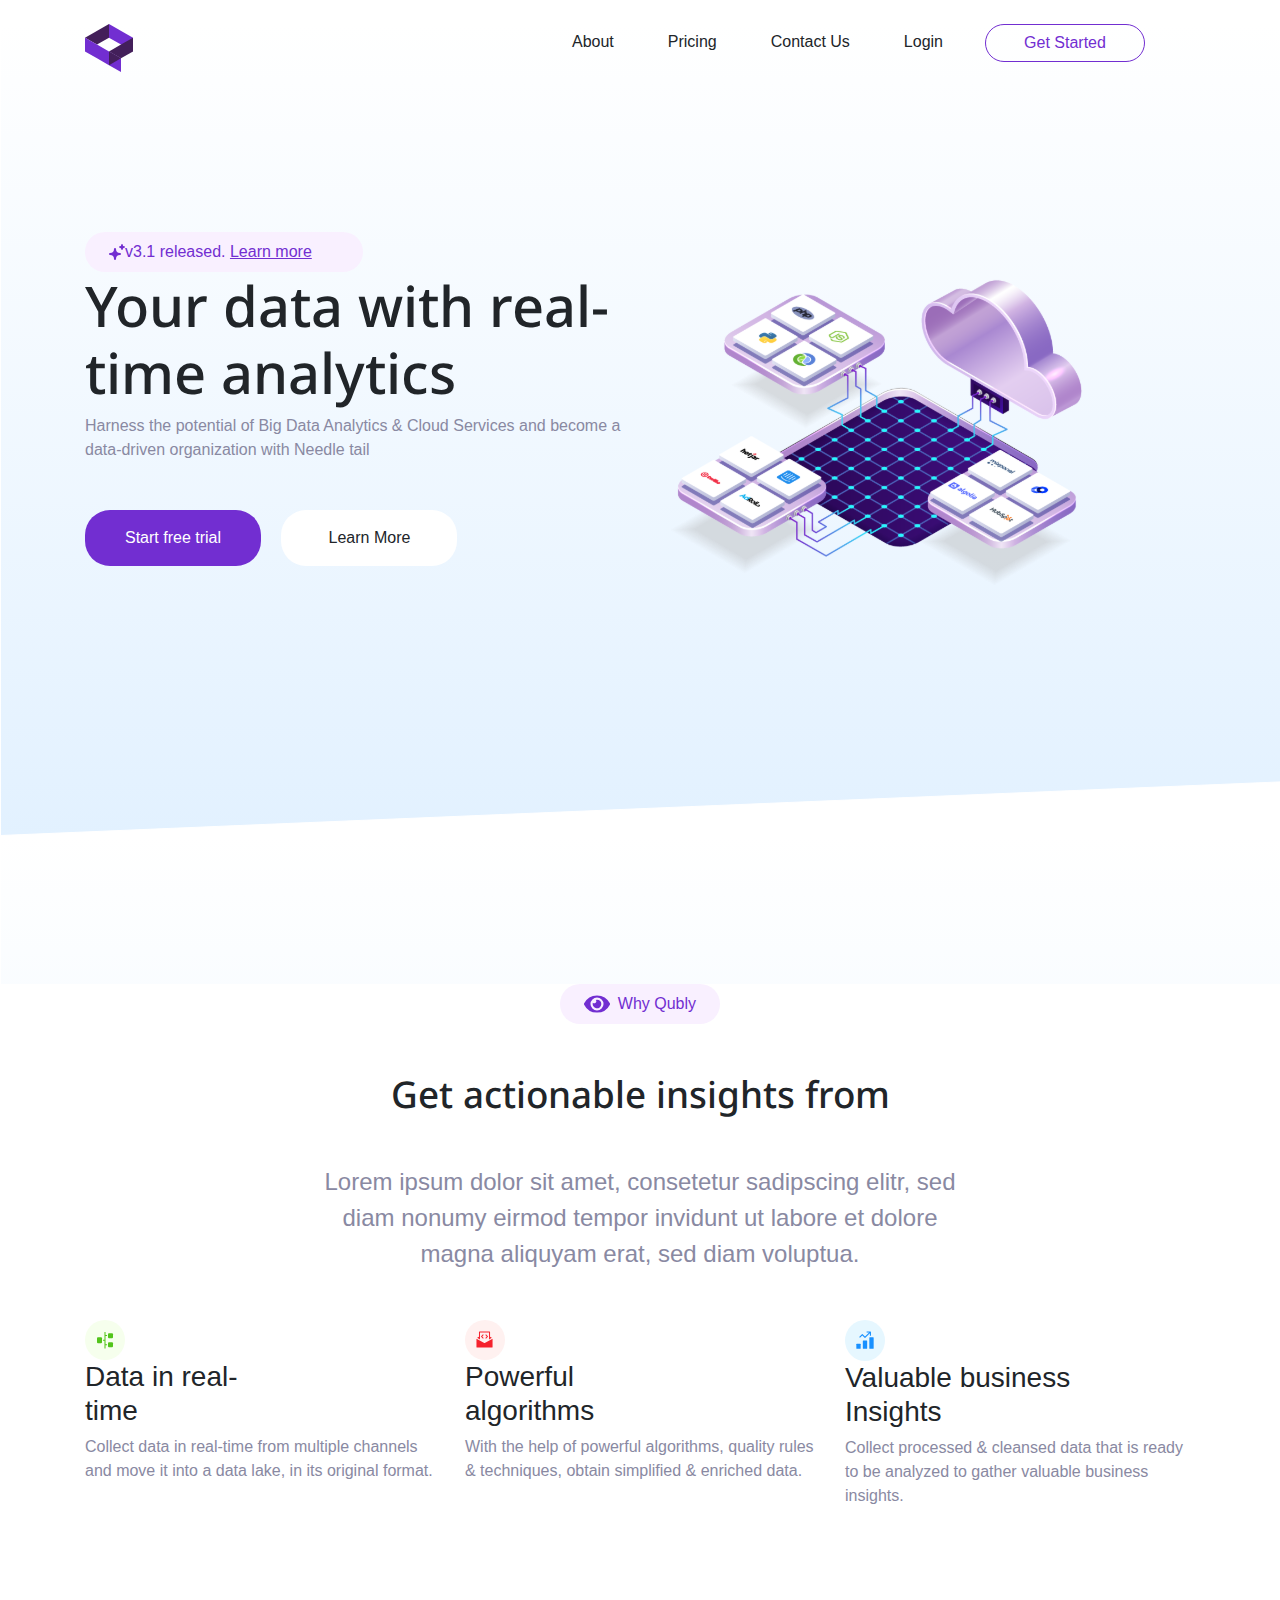
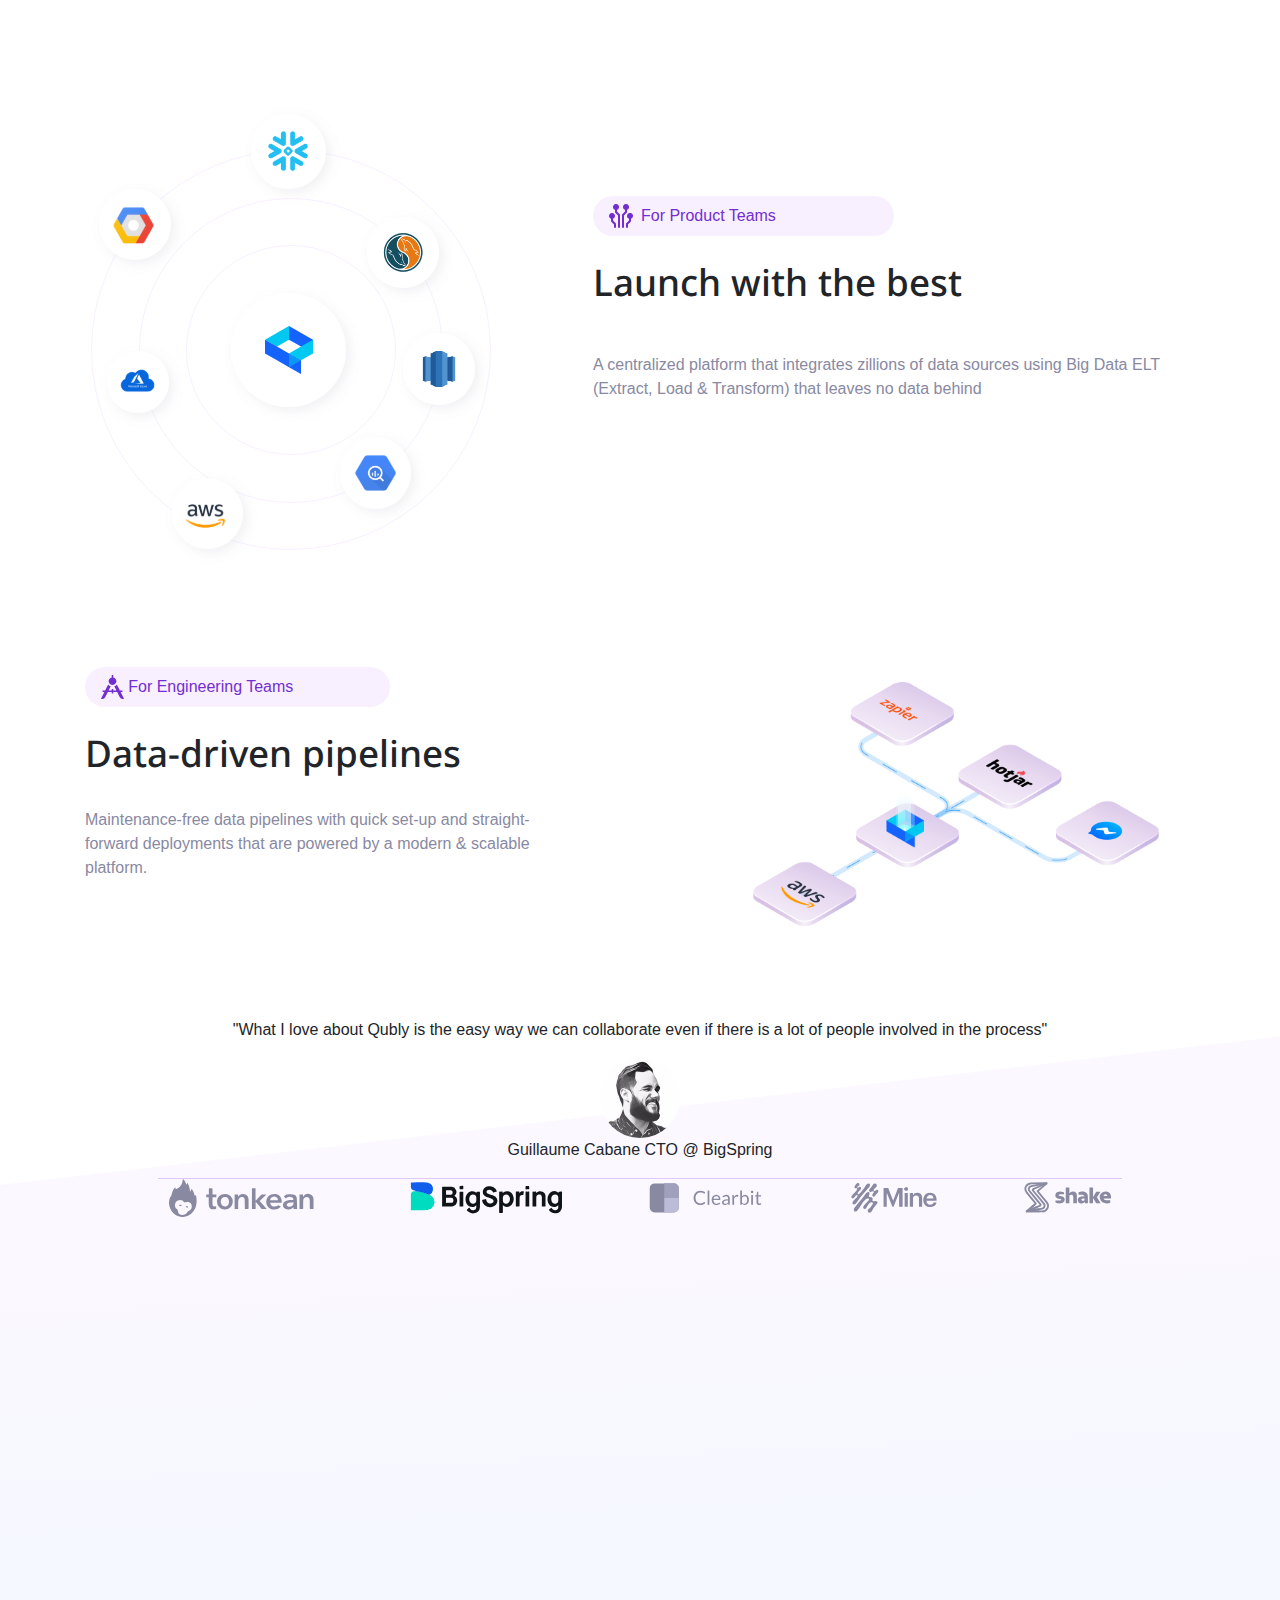
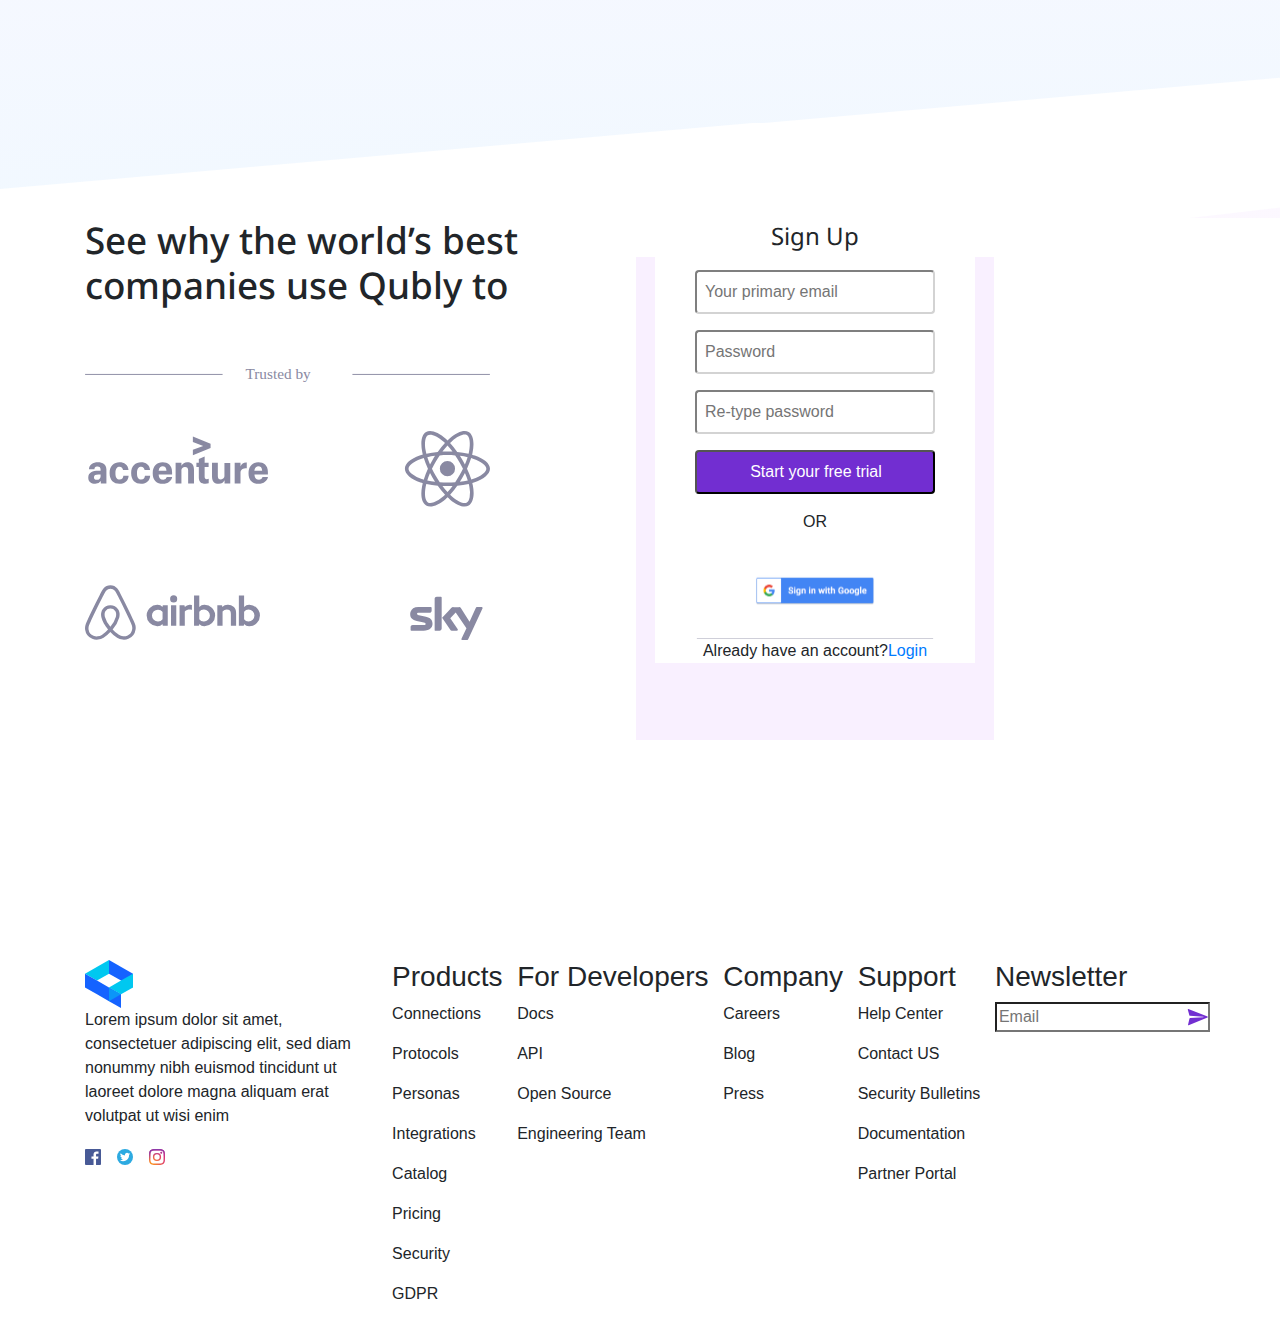
<file: index.html>
<!DOCTYPE html>
<html lang="en">
<head>
    <meta charset="UTF-8">
    <meta name="viewport" content="width=device-width, initial-scale=1.0">
    <title>Document</title>
    <link rel="stylesheet" href="https://stackpath.bootstrapcdn.com/bootstrap/4.3.1/css/bootstrap.min.css" integrity="sha384-ggOyR0iXCbMQv3Xipma34MD+dH/1fQ784/j6cY/iJTQUOhcWr7x9JvoRxT2MZw1T" crossorigin="anonymous">
    <link rel="stylesheet" href="index.css">
    <link rel="preconnect" href="https://fonts.gstatic.com">
<link href="https://fonts.googleapis.com/css2?family=Noto+Sans:wght@700&display=swap" rel="stylesheet">
</head>
<body>  
    <div class="upper">
    <div class="container">
        <nav class=" mt-4  row " >
            <div class="col col-lg-5">
            <img src="logo.svg" alt="logo">
        </div >
            <div class=" col-md-auto dropdown">
                <button class=" btn dropbtn">About</button>
                <div class="dropdown-content">
                  <a href="#">Link 1</a>
                  <a href="#">Link 2</a>
                  <a href="#">Link 3</a>
                </div>
              </div>
            <div class="col-md-auto">
            <button class=" btn nav-item">
                Pricing
            </button>
        </div>
        <div class="col-md-auto">
            <button class="btn nav-item">
            Contact Us
            </button>
        </div>
        <div class="col-md-auto">
            <button class="btn nav-item">
                Login
            </button>
        </div>
        <div class="col-md-auto">
            <button class="btn nav-item getS" >
                Get Started</button>
        </div>

    </nav>
</div>

        <article class="d-flex marg container">
            <div class="w-50">
            <div class="blues d-flex"><img class="pl-3" src="stars.svg"><p class="mb-0">v3.1 released. <ins>Learn more</ins></p></div>
            <h2 class="h1">Your data with real-time analytics</h2>
            <p class="p">Harness the potential of Big Data Analytics & Cloud Services and become a data-driven organization with Needle tail</p>
            <button class="but btn">Start free trial</button>
            <button class="btn ml-3 bat">Learn More</button>
        </div>
            <div>
                <img src="first.svg">
            </div>
        </article>
        
</div>
        <article class="mb-5 pb-5 container">
            <div class="blues container qubel d-flex"> <img class="pl-3 pr-2" src="eye.svg"><p class="mb-0">Why Qubly</p></div>
            <div class="container cont">
            <h2 class="h2 mt-5">Get actionable insights from</h2>
            <p class="p mt-5 pLow container">Lorem ipsum dolor sit amet, consetetur sadipscing elitr, sed diam nonumy eirmod tempor invidunt ut labore et dolore magna aliquyam erat, sed diam voluptua.</p>
            </div>
            <div class="row">
                <div class="col">
                    <img class="green" src="DataR.svg">
                    <h3 class="w-50">Data in real-time</h3>
                    <p class="p">Collect data in real-time from multiple channels and move it into a data lake, in its original format.</p>
                </div>
                <div class="col">
                    <img class="green" src="Powerful.svg">
                    <h3 class="w-50">Powerful algorithms</h3>
                    <p class="p">With the help of powerful algorithms, quality rules & techniques, obtain simplified & enriched data.</p>
                </div>
                <div class="col">
                    <img class="green" src="valuableB.svg">
                    <h3 class="w-75">Valuable business Insights</h3>
                    <p class="p">Collect processed & cleansed data that is ready to be analyzed to gather valuable business insights.</p>
                </div>
        </div>
        </article>

        <article class="mb-5 pb-5 mt-5 pt-5 d-flex container">
            <div>
                <img src="LWTB.svg" alt="">
            </div>
            <div class="ml-5 pl-5 mt-5 pt-5">
        <div class="blues d-flex w-75 "><img class="pl-2 pr-2" src="FPT.svg"> <p class="m-0">For Product Teams</p></div>
            <h2 class="h2 mt-4 d-flex">Launch with the best</h2>
            <p class="p mt-5 ">A centralized platform that integrates zillions of data sources using Big Data ELT (Extract, Load & Transform) that leaves no data behind</p>
        </div>    
     </article>

        <article class="container d-flex">
            <div class="w-75">
            <div class="blues d-flex w-50"><img class="pl-2 pr-1" src="FET.svg"><p class="m-0">For Engineering Teams</p></div>
            <h2 class="h2 pt-4 pb-4 w-100">Data-driven pipelines</h2>
            <p class="p w-75">Maintenance-free data pipelines with quick set-up and straight-forward deployments that are powered by a modern & scalable platform.</p>
            </div>
            <div><img class="w-100" src="DataPipe.svg"></div>
        </article>

        <div class="mt-5 grad2">
        <article class="">
            <div class="profile container d-flex align-items-center flex-column">
            <p>"What I love about Qubly is the easy way we can collaborate even if there is a lot of people involved in the process"</p>
            <img src="profile.svg">
            <p>Guillaume Cabane
                CTO @ BigSpring</p>
            <img src="line.svg">
            <img src="logos.svg">
        </article>
        </div>
        </div>

        <div  class="container  mb-5 " >
            <div class="row">
            <div class="col d-flex flex-sm-column ">
                <h2 class=" w-100 h2">See why the world’s best companies use Qubly to</h2>
                <img class="w-75 mt-5" src="line2.svg">
                <img class="w-75 mt-5"  src="logos2.svg">
            </div>
            <div class="col suD" style="height: 20rem;">
               <div class="suX">
                <p class="su">Sign Up</p>
                <form class=" al">
                    <input class="w-75 pt-2 pb-2 pl-2 ml-auto mr-auto d-block mt-3 rounded gray" type="text" placeholder="Your primary email" >
                    <input class="w-75 pt-2 pb-2 pl-2 ml-auto mr-auto d-block mt-3 rounded gray" type="text" placeholder="Password">
                    <input class="w-75 pt-2 pb-2 pl-2 ml-auto mr-auto d-block mt-3 rounded gray" type="text" placeholder="Re-type password">
                    <button class="w-75 pt-2 pb-2 pl-2 ml-auto mr-auto d-block mt-3 freeBut rounded">Start your free trial</button>
                    <p class="text-center mt-3 ">OR</p>
                    <button class="mt-0 ml-auto mr-auto d-block sG"><img class="w-50 h-75 " src="sG.svg"></button>
                </form>
                <img class="w-75 mt-2 ml-auto mr-auto d-block" src="smallLine.svg">
                <p class="text-center">Already have an account?<a href="#">Login</a></p>
            </div>
        </div>
        </div>
        </div>
        
        
        <footer class="d-flex footer justify-content-between container">
            
            <div class="w-25">
                <img src="logoQsmall.svg">
            <p>Lorem ipsum dolor sit amet, consectetuer adipiscing elit, sed diam nonummy nibh euismod tincidunt ut laoreet dolore magna aliquam erat volutpat ut wisi enim</p>
            <img src="fti.svg" >
            </div>

            <div class="">
                <h3 class="row">Products</h3>
                <div class="">
                    <p class="row">Connections</P>
                    <p class="row">Protocols</P>
                    <p class="row">Personas</P>
                    <p class="row">Integrations</P>
                    <p class="row">Catalog</P>
                    <p class="row">Pricing</P>
                    <p class="row">Security</P>
                    <p class="row">GDPR</PS>
                </div>
            </div>

            <div class="">
                <h3 class="row">For Developers</h3>
                <div>
                    <p class="row">Docs</p>
                    <p class="row">API</p>
                    <p class="row">Open Source</p>
                    <p class="row">Engineering Team</p>
                </div>
            </div>

            <div class="">
                <h3 class="row">Company</h3>
                <div>
                    <p class="row">Careers</p>
                    <p class="row">Blog</p>
                    <p class="row">Press</p>
                </div>
            </div>

            <div class="">
                <h3 class="row">Support</h3>
                <div>
                    <p class="row">Help Center</p>
                    <p class="row">Contact US</p>
                    <p class="row">Security Bulletins</p>
                    <p class="row">Documentation</p>
                    <p class="row">Partner Portal</p>
                </div>
            </div>

            <div class="">
                <h3 class="row">Newsletter</h3>
                <input class="row nL" placeholder="Email">
            </div>
        </footer>

    <script src="https://code.jquery.com/jquery-3.3.1.slim.min.js" integrity="sha384-q8i/X+965DzO0rT7abK41JStQIAqVgRVzpbzo5smXKp4YfRvH+8abtTE1Pi6jizo" crossorigin="anonymous"></script>
    <script src="https://cdnjs.cloudflare.com/ajax/libs/popper.js/1.14.7/umd/popper.min.js" integrity="sha384-UO2eT0CpHqdSJQ6hJty5KVphtPhzWj9WO1clHTMGa3JDZwrnQq4sF86dIHNDz0W1" crossorigin="anonymous"></script>
    <script src="https://stackpath.bootstrapcdn.com/bootstrap/4.3.1/js/bootstrap.min.js" integrity="sha384-JjSmVgyd0p3pXB1rRibZUAYoIIy6OrQ6VrjIEaFf/nJGzIxFDsf4x0xIM+B07jRM" crossorigin="anonymous"></script>
</body>
</html>
</file>
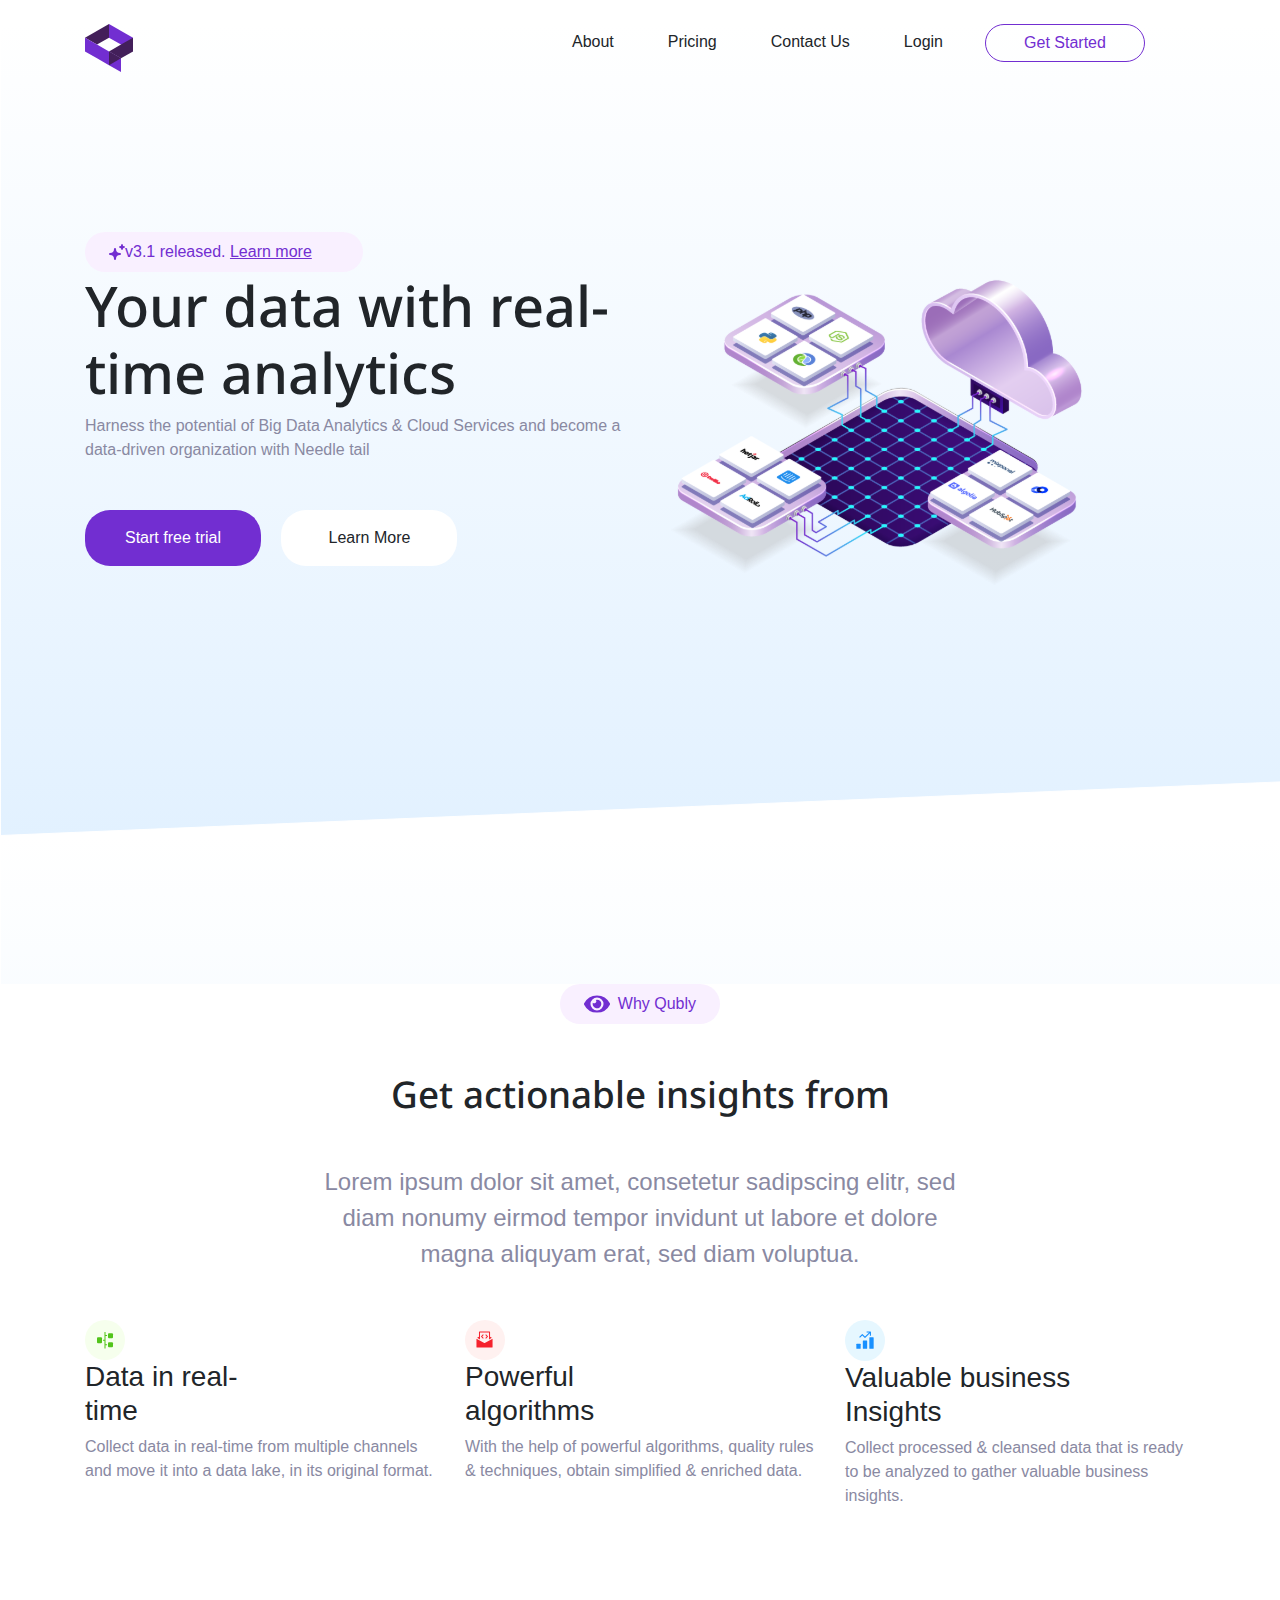
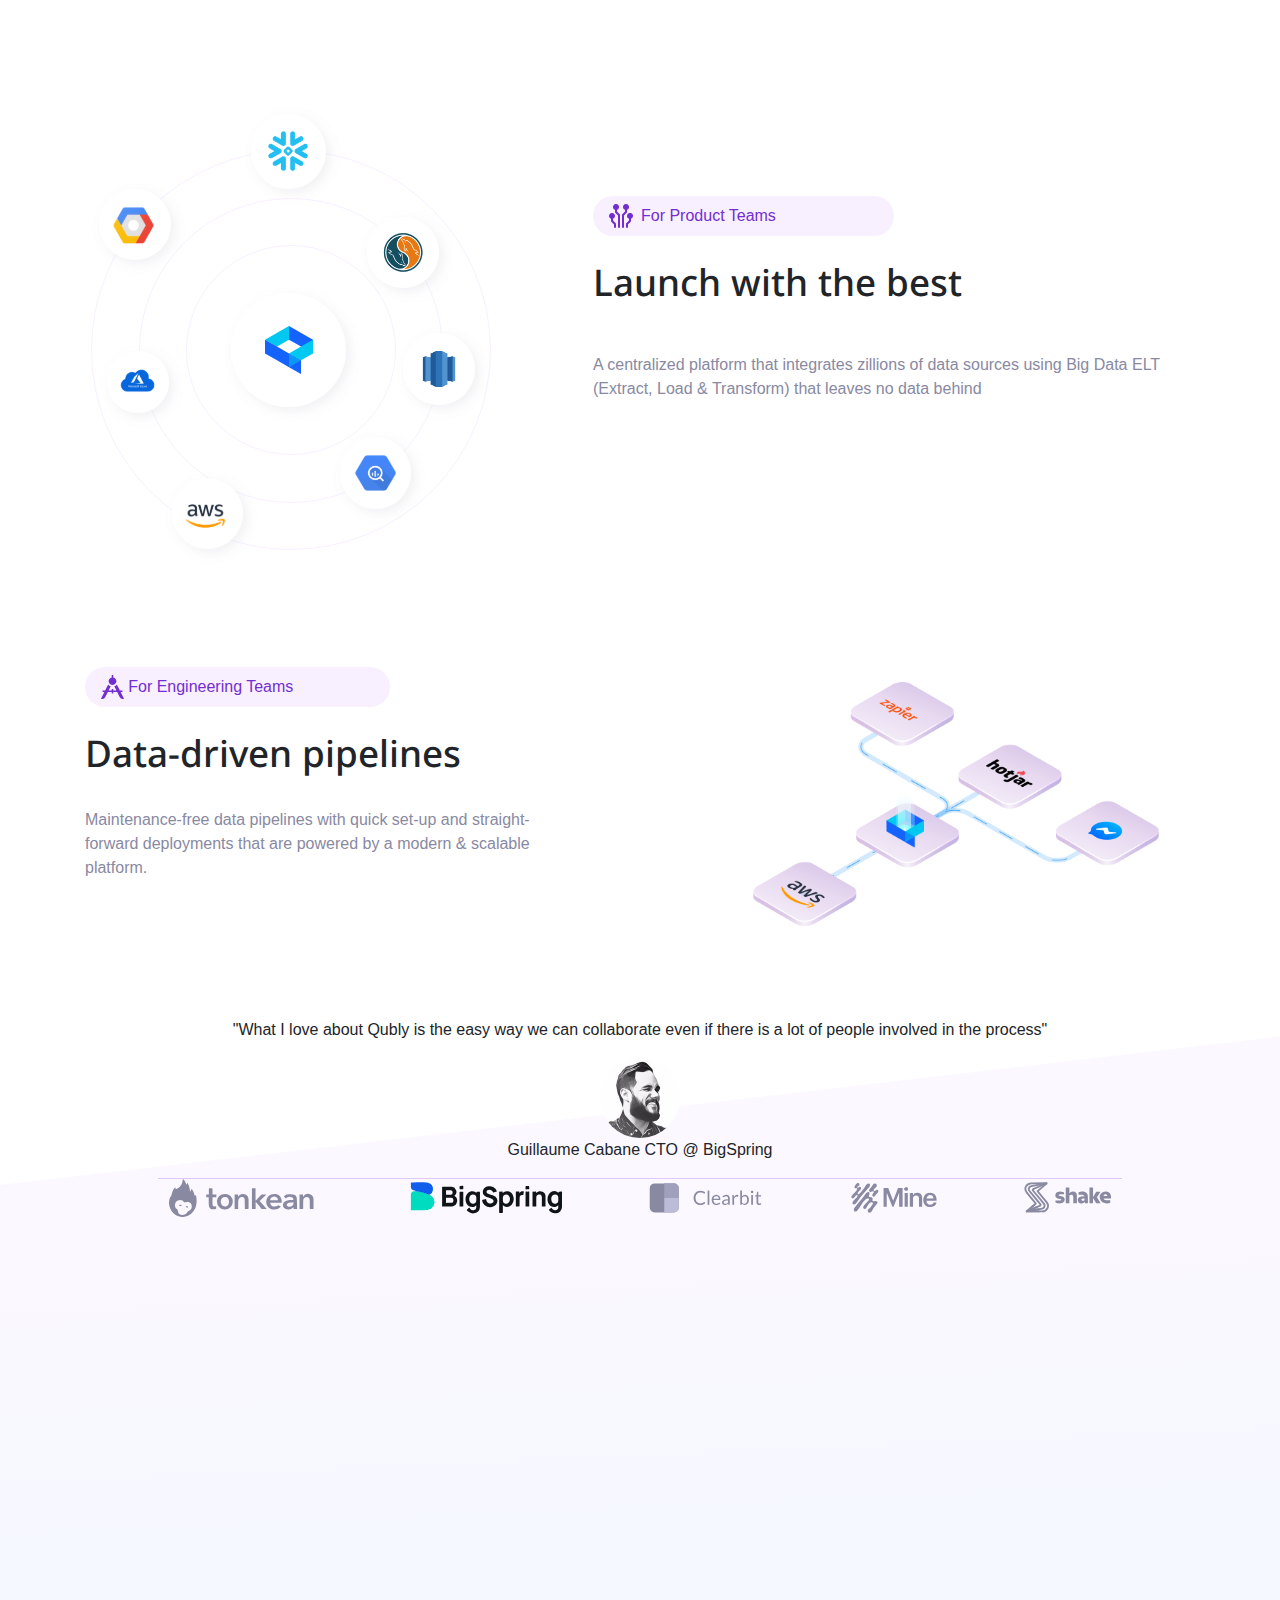
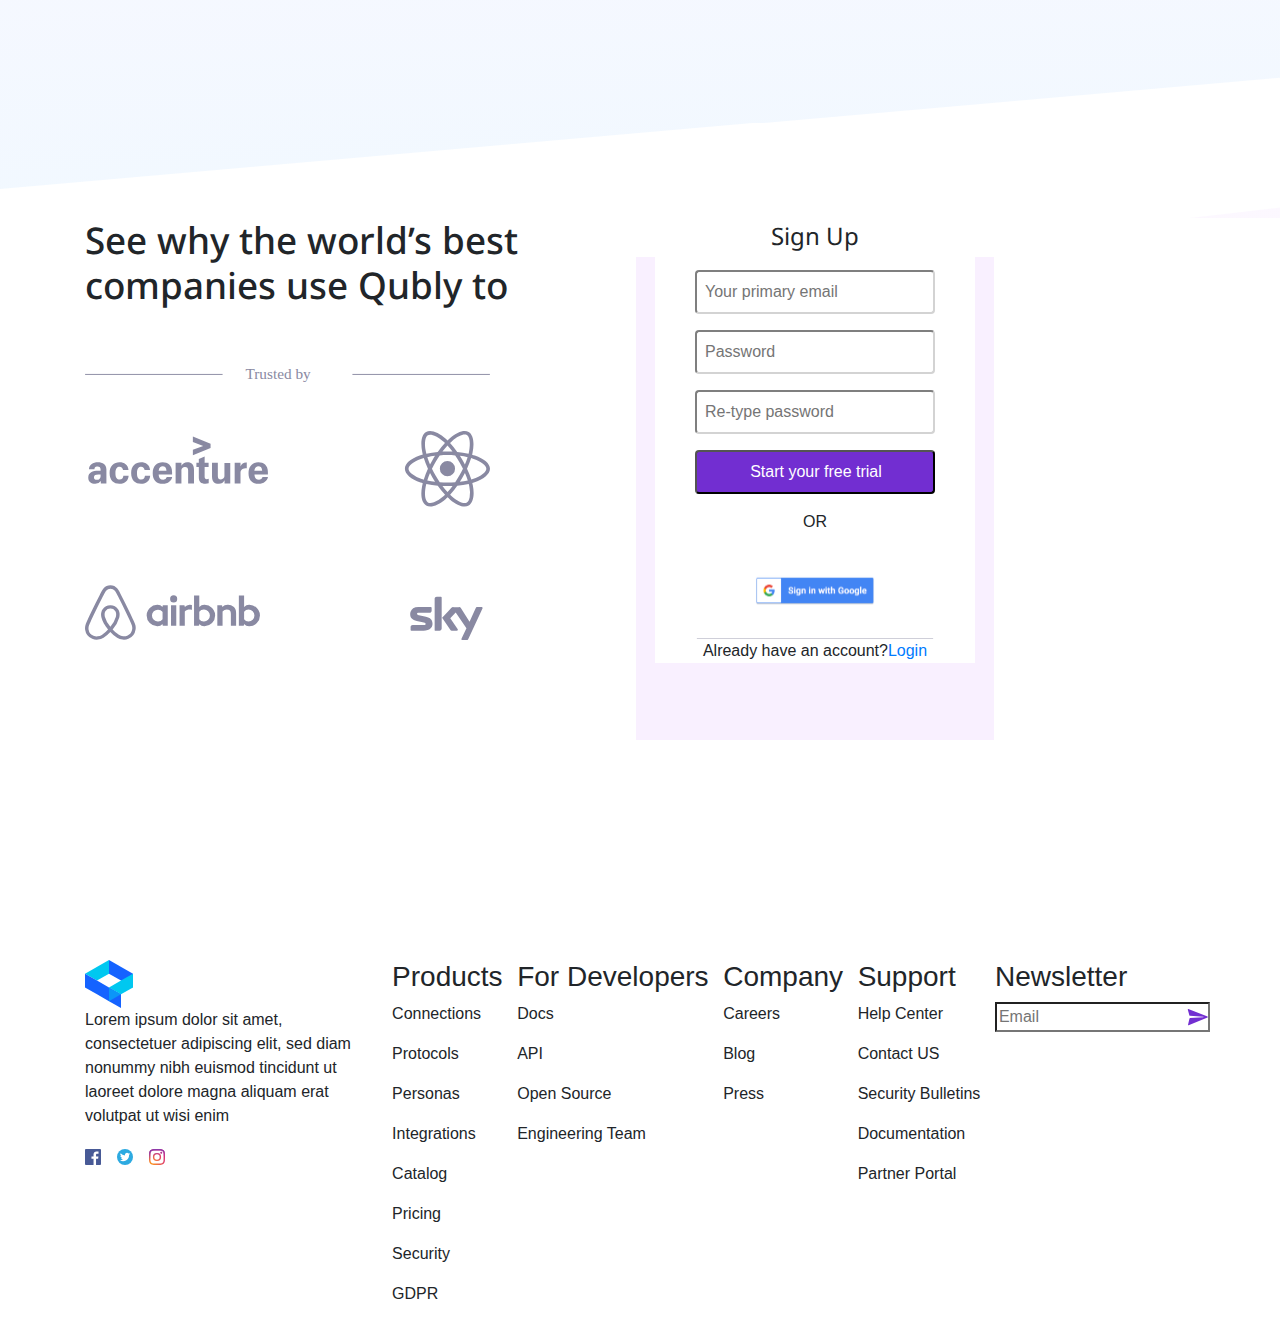
<file: index (1).html>
<!DOCTYPE html>
<html lang="en">
<head>
    <meta charset="UTF-8">
    <meta name="viewport" content="width=device-width, initial-scale=1.0">
    <title>Document</title>
    <link rel="stylesheet" href="https://stackpath.bootstrapcdn.com/bootstrap/4.3.1/css/bootstrap.min.css" integrity="sha384-ggOyR0iXCbMQv3Xipma34MD+dH/1fQ784/j6cY/iJTQUOhcWr7x9JvoRxT2MZw1T" crossorigin="anonymous">
    <link rel="stylesheet" href="index.css">
    <link rel="preconnect" href="https://fonts.gstatic.com">
<link href="https://fonts.googleapis.com/css2?family=Noto+Sans:wght@700&display=swap" rel="stylesheet">
</head>
<body>  
    <div class="upper">
    <div class="container">
        <nav class=" mt-4  row " >
            <div class="col col-lg-5">
            <img src="logo.svg" alt="logo">
        </div >
            <div class=" col-md-auto dropdown">
                <button class=" btn dropbtn">About</button>
                <div class="dropdown-content">
                  <a href="#">Link 1</a>
                  <a href="#">Link 2</a>
                  <a href="#">Link 3</a>
                </div>
              </div>
            <div class="col-md-auto">
            <button class=" btn nav-item">
                Pricing
            </button>
        </div>
        <div class="col-md-auto">
            <button class="btn nav-item">
            Contact Us
            </button>
        </div>
        <div class="col-md-auto">
            <button class="btn nav-item">
                Login
            </button>
        </div>
        <div class="col-md-auto">
            <button class="btn nav-item getS" >
                Get Started</button>
        </div>

    </nav>
</div>

        <article class="d-flex marg container">
            <div class="w-50">
            <div class="blues d-flex"><img class="pl-3" src="stars.svg"><p class="mb-0">v3.1 released. <ins>Learn more</ins></p></div>
            <h2 class="h1">Your data with real-time analytics</h2>
            <p class="p">Harness the potential of Big Data Analytics & Cloud Services and become a data-driven organization with Needle tail</p>
            <button class="but btn">Start free trial</button>
            <button class="btn ml-3 bat">Learn More</button>
        </div>
            <div>
                <img src="first.svg">
            </div>
        </article>
        
</div>
        <article class="mb-5 pb-5 container">
            <div class="blues container qubel d-flex"> <img class="pl-3 pr-2" src="eye.svg"><p class="mb-0">Why Qubly</p></div>
            <div class="container cont">
            <h2 class="h2 mt-5">Get actionable insights from</h2>
            <p class="p mt-5 pLow container">Lorem ipsum dolor sit amet, consetetur sadipscing elitr, sed diam nonumy eirmod tempor invidunt ut labore et dolore magna aliquyam erat, sed diam voluptua.</p>
            </div>
            <div class="row">
                <div class="col">
                    <img class="green" src="DataR.svg">
                    <h3 class="w-50">Data in real-time</h3>
                    <p class="p">Collect data in real-time from multiple channels and move it into a data lake, in its original format.</p>
                </div>
                <div class="col">
                    <img class="green" src="Powerful.svg">
                    <h3 class="w-50">Powerful algorithms</h3>
                    <p class="p">With the help of powerful algorithms, quality rules & techniques, obtain simplified & enriched data.</p>
                </div>
                <div class="col">
                    <img class="green" src="valuableB.svg">
                    <h3 class="w-75">Valuable business Insights</h3>
                    <p class="p">Collect processed & cleansed data that is ready to be analyzed to gather valuable business insights.</p>
                </div>
        </div>
        </article>

        <article class="mb-5 pb-5 mt-5 pt-5 d-flex container">
            <div>
                <img src="LWTB.svg" alt="">
            </div>
            <div class="ml-5 pl-5 mt-5 pt-5">
        <div class="blues d-flex w-75 "><img class="pl-2 pr-2" src="FPT.svg"> <p class="m-0">For Product Teams</p></div>
            <h2 class="h2 mt-4 d-flex">Launch with the best</h2>
            <p class="p mt-5 ">A centralized platform that integrates zillions of data sources using Big Data ELT (Extract, Load & Transform) that leaves no data behind</p>
        </div>    
     </article>

        <article class="container d-flex">
            <div class="w-75">
            <div class="blues d-flex w-50"><img class="pl-2 pr-1" src="FET.svg"><p class="m-0">For Engineering Teams</p></div>
            <h2 class="h2 pt-4 pb-4 w-100">Data-driven pipelines</h2>
            <p class="p w-75">Maintenance-free data pipelines with quick set-up and straight-forward deployments that are powered by a modern & scalable platform.</p>
            </div>
            <div><img class="w-100" src="DataPipe.svg"></div>
        </article>

        <div class="mt-5 grad2">
        <article class="">
            <div class="profile container d-flex align-items-center flex-column">
            <p>"What I love about Qubly is the easy way we can collaborate even if there is a lot of people involved in the process"</p>
            <img src="profile.svg">
            <p>Guillaume Cabane
                CTO @ BigSpring</p>
            <img src="line.svg">
            <img src="logos.svg">
        </article>
        </div>
        </div>

        <div  class="container  mb-5 " >
            <div class="row">
            <div class="col d-flex flex-sm-column ">
                <h2 class=" w-100 h2">See why the world’s best companies use Qubly to</h2>
                <img class="w-75 mt-5" src="line2.svg">
                <img class="w-75 mt-5"  src="logos2.svg">
            </div>
            <div class="col suD" style="height: 20rem;">
               <div class="suX">
                <p class="su">Sign Up</p>
                <form class=" al">
                    <input class="w-75 pt-2 pb-2 pl-2 ml-auto mr-auto d-block mt-3 rounded gray" type="text" placeholder="Your primary email" >
                    <input class="w-75 pt-2 pb-2 pl-2 ml-auto mr-auto d-block mt-3 rounded gray" type="text" placeholder="Password">
                    <input class="w-75 pt-2 pb-2 pl-2 ml-auto mr-auto d-block mt-3 rounded gray" type="text" placeholder="Re-type password">
                    <button class="w-75 pt-2 pb-2 pl-2 ml-auto mr-auto d-block mt-3 freeBut rounded">Start your free trial</button>
                    <p class="text-center mt-3 ">OR</p>
                    <button class="mt-0 ml-auto mr-auto d-block sG"><img class="w-50 h-75 " src="sG.svg"></button>
                </form>
                <img class="w-75 mt-2 ml-auto mr-auto d-block" src="smallLine.svg">
                <p class="text-center">Already have an account?<a href="#">Login</a></p>
            </div>
        </div>
        </div>
        </div>
        
        
        <footer class="d-flex footer justify-content-between container">
            
            <div class="w-25">
                <img src="logoQsmall.svg">
            <p>Lorem ipsum dolor sit amet, consectetuer adipiscing elit, sed diam nonummy nibh euismod tincidunt ut laoreet dolore magna aliquam erat volutpat ut wisi enim</p>
            <img src="fti.svg" >
            </div>

            <div class="">
                <h3 class="row">Products</h3>
                <div class="">
                    <p class="row">Connections</P>
                    <p class="row">Protocols</P>
                    <p class="row">Personas</P>
                    <p class="row">Integrations</P>
                    <p class="row">Catalog</P>
                    <p class="row">Pricing</P>
                    <p class="row">Security</P>
                    <p class="row">GDPR</PS>
                </div>
            </div>

            <div class="">
                <h3 class="row">For Developers</h3>
                <div>
                    <p class="row">Docs</p>
                    <p class="row">API</p>
                    <p class="row">Open Source</p>
                    <p class="row">Engineering Team</p>
                </div>
            </div>

            <div class="">
                <h3 class="row">Company</h3>
                <div>
                    <p class="row">Careers</p>
                    <p class="row">Blog</p>
                    <p class="row">Press</p>
                </div>
            </div>

            <div class="">
                <h3 class="row">Support</h3>
                <div>
                    <p class="row">Help Center</p>
                    <p class="row">Contact US</p>
                    <p class="row">Security Bulletins</p>
                    <p class="row">Documentation</p>
                    <p class="row">Partner Portal</p>
                </div>
            </div>

            <div class="">
                <h3 class="row">Newsletter</h3>
                <input class="row nL" placeholder="Email">
            </div>
        </footer>

    <script src="https://code.jquery.com/jquery-3.3.1.slim.min.js" integrity="sha384-q8i/X+965DzO0rT7abK41JStQIAqVgRVzpbzo5smXKp4YfRvH+8abtTE1Pi6jizo" crossorigin="anonymous"></script>
    <script src="https://cdnjs.cloudflare.com/ajax/libs/popper.js/1.14.7/umd/popper.min.js" integrity="sha384-UO2eT0CpHqdSJQ6hJty5KVphtPhzWj9WO1clHTMGa3JDZwrnQq4sF86dIHNDz0W1" crossorigin="anonymous"></script>
    <script src="https://stackpath.bootstrapcdn.com/bootstrap/4.3.1/js/bootstrap.min.js" integrity="sha384-JjSmVgyd0p3pXB1rRibZUAYoIIy6OrQ6VrjIEaFf/nJGzIxFDsf4x0xIM+B07jRM" crossorigin="anonymous"></script>
</body>
</html>
</file>
<file: index.css>
.btn {

border: none;
  }
  
  .dropdown {
    position: relative;
    display: inline-block;
  }
  
  .dropdown-content {
    display: none;
    position: absolute;
    background-color: #f1f1f1;
    min-width: 160px;

    z-index: 1;
  }
  
  .dropdown-content a {
    color: black;
    padding: 12px 16px;
    text-decoration: none;
    display: block;
  }
  
 .blues {
     color: #722ED1;
     background-color: #F9F0FF;
     font-size: 16;
     max-width: 50%;
     border-radius: 25px;
     padding: 0.5rem;
     text-align: center;
 }

  

  .dropdown:hover .dropdown-content {display: block;}
  

.upper {
    background-image: url("bg.svg");
    min-height: 60rem;
}
.h1 {
    font-family: 'Noto Sans', sans-serif;
    font-size: 3.5rem;
}
.p {
    color: #8989A2;
    margin-bottom: 3rem;

}

.getS {
    color: #722ED1;
    border:1px solid #722ED1;
    border-radius: 25px;
    min-width: 10rem;
}
.marg {
    margin-top: 10rem;
}

.but {
    color: white;
    background-color: #722ED1;
    border-radius: 25px;
    max-width: 11rem;
    width: 100%;
    padding: 1rem ;
}

.bat {

    background-color: white;
    border-radius: 25px;
    max-width: 11rem;
    width: 100%;
    padding: 1rem;
}

.qubel {
    max-width: 10rem;
}
.h2 {
    font-family: 'Noto Sans', sans-serif;
    font-size: 2.3rem;

}
.cont {
    text-align: center;
}

.pLow {
    max-width: 65%;
    font-size: 1.5rem;
}
.green {
    min-width: 2rem;

}

.grad2 {
    background-image: url("Grad2.svg");
    min-height: 50rem;
    height: 100%;
}
.su {
    font-size: 1.5rem;
    font: bold;
    font-family: 'Noto Sans', sans-serif;
    text-align: center;
}
.suX {

    box-shadow: 0px 58px 0px 19px rgba(249,240,255,1);
    height: auto;
    width: 20rem;
}
.nL {
    background-image: url("paperPlane.svg");
    background-repeat: no-repeat;
    background-position: right;
    
}
.gray {
    border-color: lightgray;
}

.freeBut {
    background-color: #722ED1;
    color: white;
    border-color: none;
    outline: none;
}
.sG {
    background-color: white;
    border: none;
    height: 5rem;
}

.footer {
    margin-top: 20rem;
}
</file>
